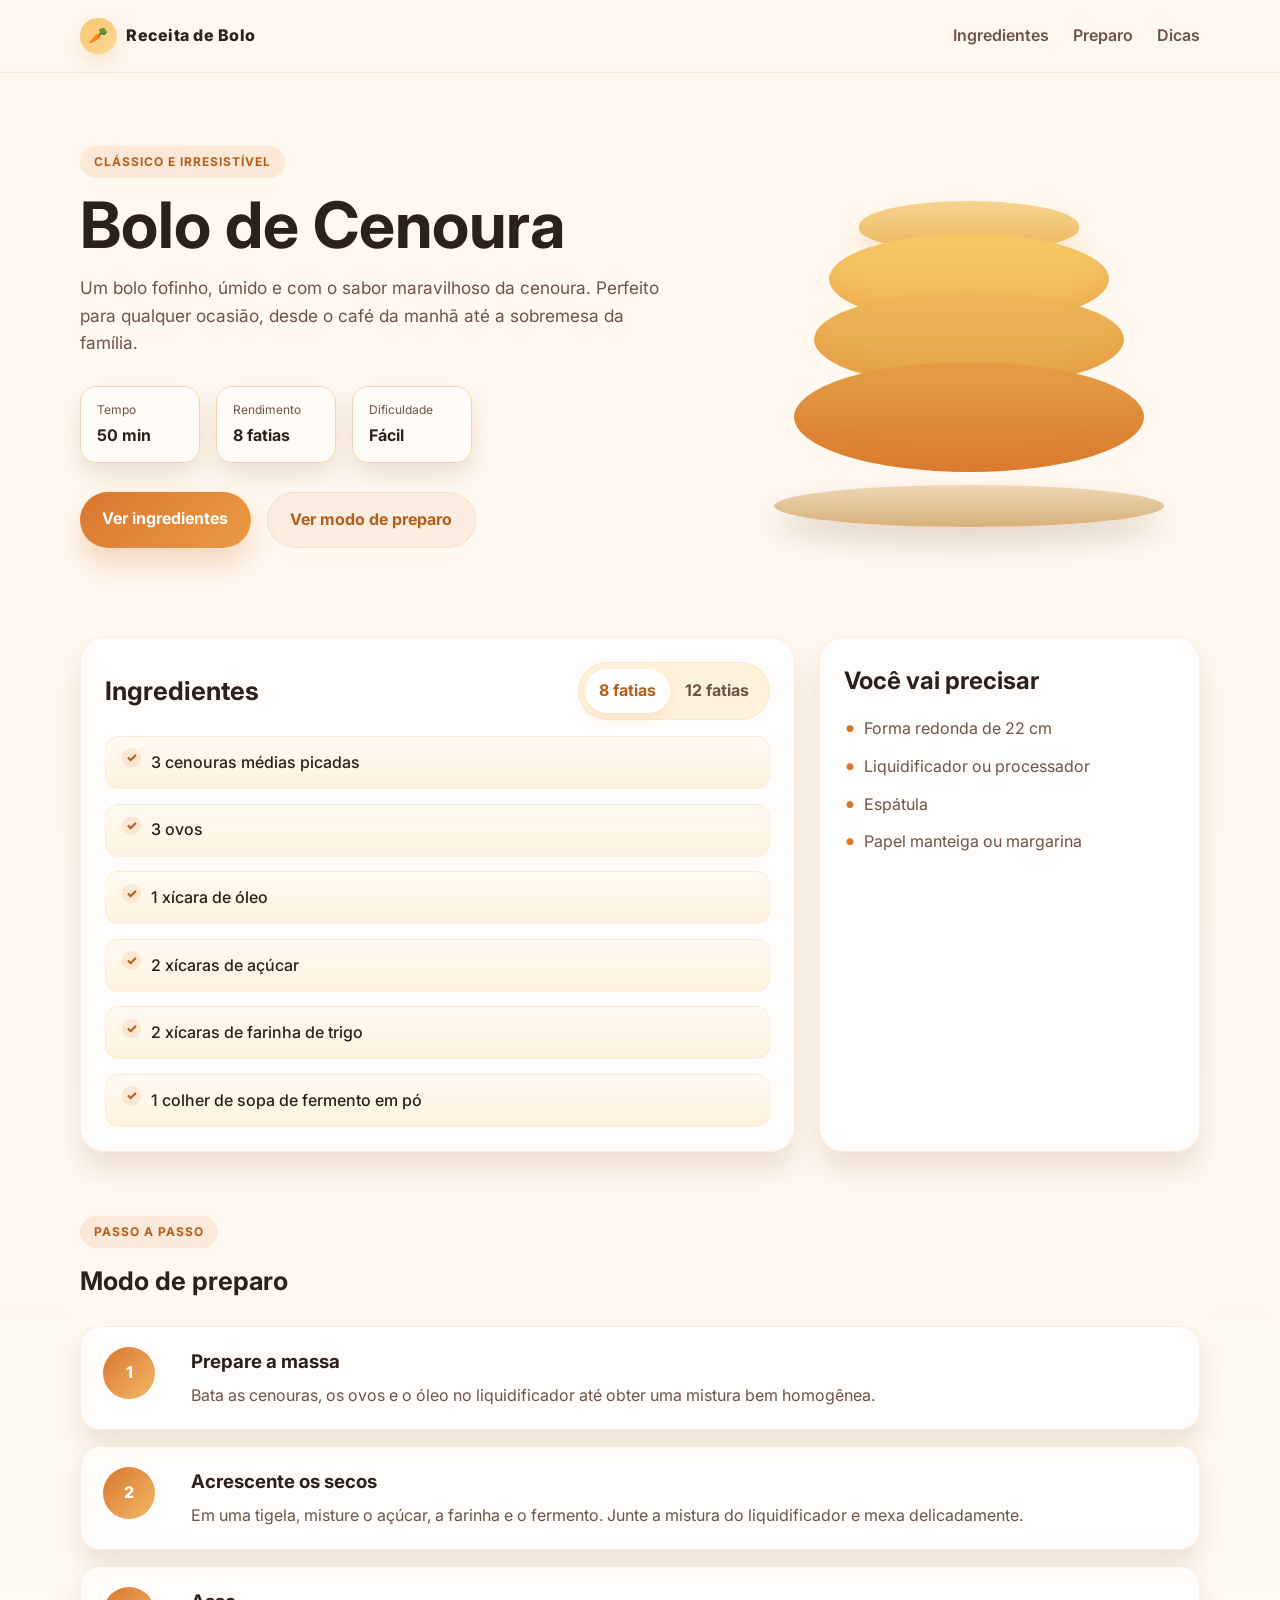
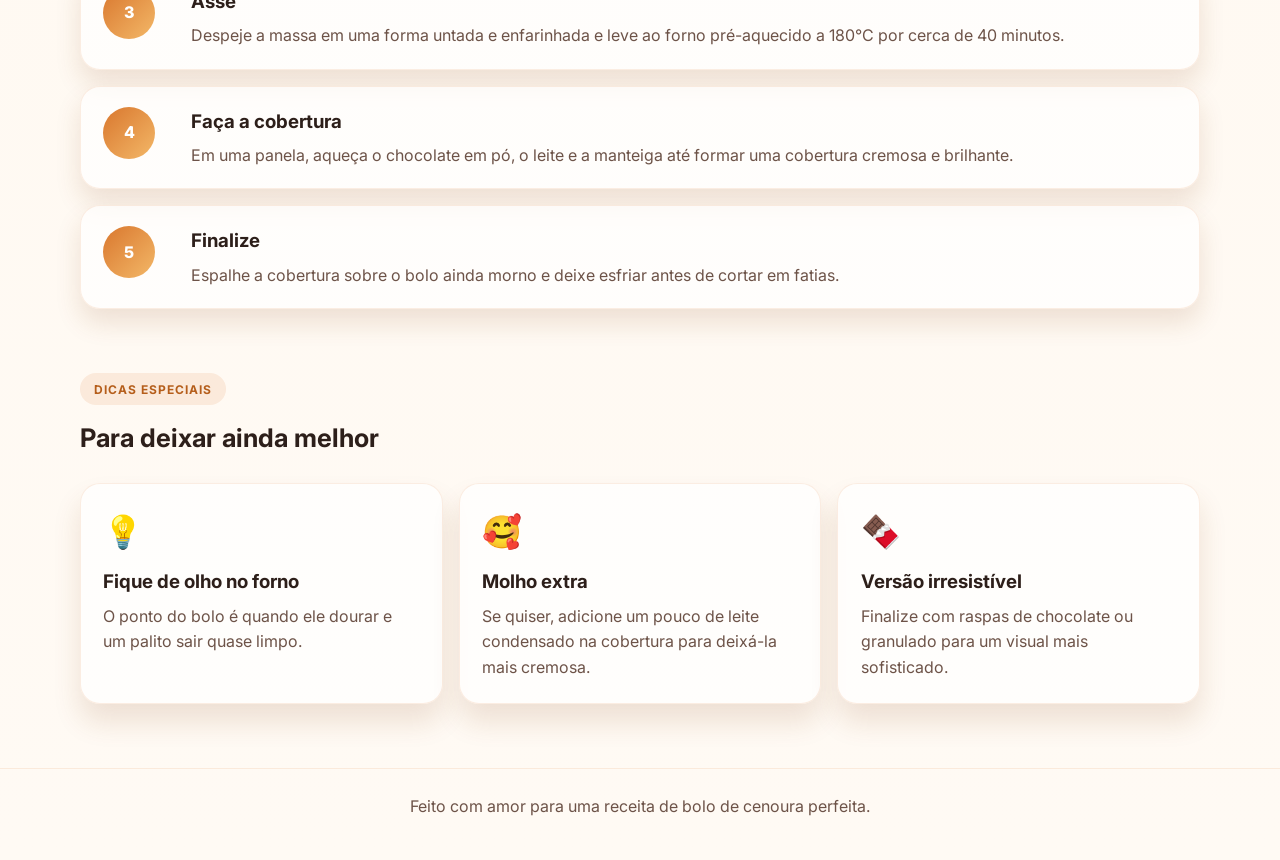
<file: index.html>
<!DOCTYPE html>
<html lang="pt-BR">
  <head>
    <meta charset="UTF-8" />
    <meta name="viewport" content="width=device-width, initial-scale=1.0" />
    <meta
      name="description"
      content="Receita deliciosa de bolo de cenoura com cobertura de chocolate."
    />
    <title>Receita de Bolo de Cenoura</title>
    <link rel="preconnect" href="https://fonts.googleapis.com" />
    <link rel="preconnect" href="https://fonts.gstatic.com" crossorigin />
    <link
      href="https://fonts.googleapis.com/css2?family=Inter:wght@400;500;600;700;800&display=swap"
      rel="stylesheet"
    />
    <link rel="stylesheet" href="style.css" />
  </head>
  <body>
    <header class="site-header">
      <div class="container nav">
        <div class="brand">
          <span class="brand-mark">🥕</span>
          <span>Receita de Bolo</span>
        </div>
        <nav class="menu" aria-label="Menu principal">
          <a href="#ingredientes">Ingredientes</a>
          <a href="#preparo">Preparo</a>
          <a href="#dicas">Dicas</a>
        </nav>
      </div>
    </header>

    <main>
      <section class="hero">
        <div class="container hero-content">
          <div class="hero-text">
            <p class="eyebrow">Clássico e irresistível</p>
            <h1>Bolo de Cenoura</h1>
            <p class="subtitle">
              Um bolo fofinho, úmido e com o sabor maravilhoso da cenoura. Perfeito para
              qualquer ocasião, desde o café da manhã até a sobremesa da família.
            </p>

            <div class="hero-meta">
              <div>
                <span>Tempo</span>
                <strong>50 min</strong>
              </div>
              <div>
                <span>Rendimento</span>
                <strong>8 fatias</strong>
              </div>
              <div>
                <span>Dificuldade</span>
                <strong>Fácil</strong>
              </div>
            </div>

            <div class="hero-actions">
              <a href="#ingredientes" class="btn btn-primary">Ver ingredientes</a>
              <button type="button" class="btn btn-secondary" id="btnScrollPrepare">
                Ver modo de preparo
              </button>
            </div>
          </div>

          <div class="hero-visual" aria-label="Foto de um bolo de cenoura">
            <div class="cake-card">
              <div class="cake-top"></div>
              <div class="cake-layer layer-1"></div>
              <div class="cake-layer layer-2"></div>
              <div class="cake-layer layer-3"></div>
              <div class="cake-plate"></div>
            </div>
          </div>
        </div>
      </section>

      <section class="container recipe-grid">
        <article class="panel" id="ingredientes">
          <div class="panel-header">
            <h2>Ingredientes</h2>
            <div class="servings-control" aria-label="Seleção de porções">
              <button class="portion-btn active" type="button" data-servings="8">8 fatias</button>
              <button class="portion-btn" type="button" data-servings="12">12 fatias</button>
            </div>
          </div>

          <ul class="ingredients-list" id="ingredientsList"></ul>
        </article>

        <aside class="panel info-panel">
          <h2>Você vai precisar</h2>
          <ul class="mini-list">
            <li>Forma redonda de 22 cm</li>
            <li>Liquidificador ou processador</li>
            <li>Espátula</li>
            <li>Papel manteiga ou margarina</li>
          </ul>
        </aside>
      </section>

      <section class="container steps-section" id="preparo">
        <div class="section-heading">
          <p class="eyebrow">Passo a passo</p>
          <h2>Modo de preparo</h2>
        </div>

        <div class="steps-list">
          <article class="step">
            <span class="step-number">1</span>
            <div>
              <h3>Prepare a massa</h3>
              <p>
                Bata as cenouras, os ovos e o óleo no liquidificador até obter uma mistura bem
                homogênea.
              </p>
            </div>
          </article>

          <article class="step">
            <span class="step-number">2</span>
            <div>
              <h3>Acrescente os secos</h3>
              <p>
                Em uma tigela, misture o açúcar, a farinha e o fermento. Junte a mistura do
                liquidificador e mexa delicadamente.
              </p>
            </div>
          </article>

          <article class="step">
            <span class="step-number">3</span>
            <div>
              <h3>Asse</h3>
              <p>
                Despeje a massa em uma forma untada e enfarinhada e leve ao forno pré-aquecido a 180°C
                por cerca de 40 minutos.
              </p>
            </div>
          </article>

          <article class="step">
            <span class="step-number">4</span>
            <div>
              <h3>Faça a cobertura</h3>
              <p>
                Em uma panela, aqueça o chocolate em pó, o leite e a manteiga até formar uma cobertura
                cremosa e brilhante.
              </p>
            </div>
          </article>

          <article class="step">
            <span class="step-number">5</span>
            <div>
              <h3>Finalize</h3>
              <p>
                Espalhe a cobertura sobre o bolo ainda morno e deixe esfriar antes de cortar em fatias.
              </p>
            </div>
          </article>
        </div>
      </section>

      <section class="container tips" id="dicas">
        <div class="section-heading">
          <p class="eyebrow">Dicas especiais</p>
          <h2>Para deixar ainda melhor</h2>
        </div>

        <div class="tips-grid">
          <div class="tip-card">
            <span>💡</span>
            <h3>Fique de olho no forno</h3>
            <p>O ponto do bolo é quando ele dourar e um palito sair quase limpo.</p>
          </div>

          <div class="tip-card">
            <span>🥰</span>
            <h3>Molho extra</h3>
            <p>Se quiser, adicione um pouco de leite condensado na cobertura para deixá-la mais cremosa.</p>
          </div>

          <div class="tip-card">
            <span>🍫</span>
            <h3>Versão irresistível</h3>
            <p>Finalize com raspas de chocolate ou granulado para um visual mais sofisticado.</p>
          </div>
        </div>
      </section>
    </main>

    <footer class="site-footer">
      <div class="container">
        <p>Feito com amor para uma receita de bolo de cenoura perfeita.</p>
      </div>
    </footer>

    <script src="script.js"></script>
  </body>
</html>
</file>
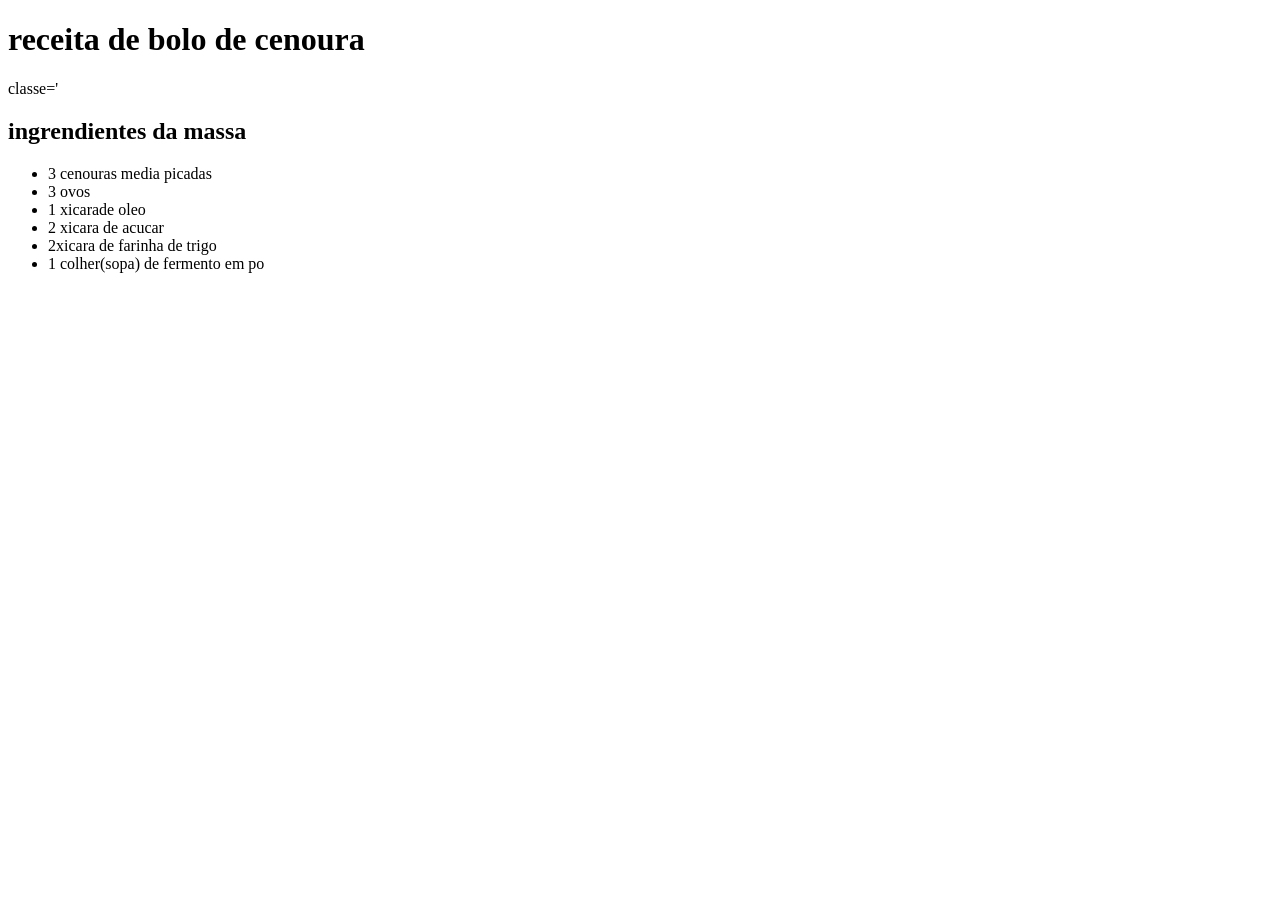
<file: inde.html>
<!DOCTYPE html>
<html lang="pt-br">
<head>
    <meta charset="UTF-8">
    <meta name="viewport" content="width=device-width, initial-scale=1.0">
    <title>receita de bolo</title>
</head>
<body>
 <header>
    <h1>receita de bolo de cenoura</h1> 
</header>
<main> 
 <section class="galeria>"</section>
 
 <div class="containe">
   <section classe=conteudo>
<dive> classe='<card'>
       <h2> ingrendientes da massa</h2>
</dive>
<ul>
    <li>3 cenouras media picadas</li>
    <li>3 ovos</li>
    <li>1 xicarade oleo
    <li>2 xicara de acucar</li>
    <li>2xicara de farinha de trigo</li>
    <li>1 colher(sopa) de fermento em po</li>
    </ul>
</dive>
</section>
</div>

</main>


</body>

</html>
</file>
<file: style.css>
:root {
  --bg: #fff8ef;
  --bg-soft: #fff1d8;
  --card: #fffefb;
  --primary: #d9772e;
  --primary-dark: #b55e1b;
  --secondary: #f6c76b;
  --text: #2d1f1a;
  --muted: #6d5348;
  --line: #f2d6b4;
  --shadow: rgba(136, 73, 20, 0.14);
}

* {
  box-sizing: border-box;
  margin: 0;
  padding: 0;
}

html {
  scroll-behavior: smooth;
}

body {
  font-family: "Inter", sans-serif;
  background: linear-gradient(180deg, #fff8ef 0%, #fffaf4 100%);
  color: var(--text);
  line-height: 1.6;
}

img {
  max-width: 100%;
  display: block;
}

a {
  color: inherit;
  text-decoration: none;
}

button {
  font: inherit;
}

.container {
  width: min(1120px, calc(100% - 2rem));
  margin: 0 auto;
}

.site-header {
  position: sticky;
  top: 0;
  z-index: 20;
  backdrop-filter: blur(10px);
  background: rgba(255, 248, 239, 0.8);
  border-bottom: 1px solid rgba(217, 119, 46, 0.12);
}

.nav {
  display: flex;
  align-items: center;
  justify-content: space-between;
  min-height: 72px;
}

.brand {
  display: inline-flex;
  align-items: center;
  gap: 0.6rem;
  font-weight: 800;
  letter-spacing: 0.03em;
}

.brand-mark {
  display: inline-grid;
  place-items: center;
  width: 2.3rem;
  height: 2.3rem;
  border-radius: 50%;
  background: linear-gradient(135deg, var(--secondary), #ffd89a);
  box-shadow: 0 10px 20px rgba(217, 119, 46, 0.15);
}

.menu {
  display: flex;
  align-items: center;
  gap: 1.5rem;
  font-weight: 600;
  color: var(--muted);
}

.menu a {
  transition: color 0.2s ease;
}

.menu a:hover {
  color: var(--primary-dark);
}

.hero {
  padding: 4rem 0 3rem;
}

.hero-content {
  display: grid;
  grid-template-columns: 1.15fr 0.85fr;
  gap: 2rem;
  align-items: center;
}

.eyebrow {
  display: inline-block;
  margin-bottom: 0.8rem;
  padding: 0.4rem 0.9rem;
  border-radius: 999px;
  background: rgba(217, 119, 46, 0.12);
  color: var(--primary-dark);
  font-size: 0.75rem;
  font-weight: 700;
  letter-spacing: 0.08em;
  text-transform: uppercase;
}

.hero-text h1 {
  font-size: clamp(2.5rem, 5vw, 4.5rem);
  line-height: 1.05;
  margin-bottom: 1rem;
}

.subtitle {
  max-width: 600px;
  font-size: 1.08rem;
  color: var(--muted);
}

.hero-meta {
  display: flex;
  flex-wrap: wrap;
  gap: 1rem;
  margin: 1.8rem 0;
}

.hero-meta div {
  min-width: 120px;
  padding: 0.85rem 1rem;
  border: 1px solid var(--line);
  border-radius: 16px;
  background: rgba(255, 255, 255, 0.5);
  box-shadow: 0 12px 24px var(--shadow);
}

.hero-meta span {
  display: block;
  color: var(--muted);
  font-size: 0.75rem;
  margin-bottom: 0.2rem;
}

.hero-meta strong {
  font-size: 1rem;
}

.hero-actions {
  display: flex;
  flex-wrap: wrap;
  gap: 1rem;
}

.btn {
  border: none;
  border-radius: 999px;
  padding: 0.9rem 1.4rem;
  font-weight: 700;
  cursor: pointer;
  transition: transform 0.2s ease, box-shadow 0.2s ease;
}

.btn:hover {
  transform: translateY(-2px);
}

.btn-primary {
  background: linear-gradient(135deg, var(--primary), #ea9a46);
  color: white;
  box-shadow: 0 16px 28px rgba(217, 119, 46, 0.26);
}

.btn-secondary {
  background: rgba(217, 119, 46, 0.08);
  color: var(--primary-dark);
  border: 1px solid rgba(217, 119, 46, 0.15);
}

.hero-visual {
  display: flex;
  justify-content: center;
}

.cake-card {
  position: relative;
  width: min(100%, 430px);
  min-height: 420px;
  display: grid;
  place-items: center;
}

.cake-top {
  position: absolute;
  top: 64px;
  width: 220px;
  height: 50px;
  border-radius: 50% 50% 45% 45%;
  background: linear-gradient(180deg, #f7d38f, #edb75e);
  box-shadow: 0 18px 30px rgba(233, 152, 62, 0.26);
}

.cake-layer {
  position: absolute;
  border-radius: 50%;
  box-shadow: inset 0 -10px 18px rgba(233, 126, 44, 0.18);
}

.layer-1 {
  top: 97px;
  width: 280px;
  height: 90px;
  background: linear-gradient(180deg, #f7c967, #edb556);
}

.layer-2 {
  top: 155px;
  width: 310px;
  height: 95px;
  background: linear-gradient(180deg, #efb85a, #e5a348);
}

.layer-3 {
  top: 225px;
  width: 350px;
  height: 110px;
  background: linear-gradient(180deg, #e59f46, #d87a30);
}

.cake-plate {
  position: absolute;
  bottom: 30px;
  width: 390px;
  height: 42px;
  border-radius: 50%;
  background: linear-gradient(180deg, #edd7b6, #d8b07a);
  box-shadow: 0 16px 30px rgba(114, 73, 38, 0.2);
}

.recipe-grid {
  display: grid;
  grid-template-columns: 1.5fr 0.8fr;
  gap: 1.5rem;
  margin-top: 2rem;
}

.panel {
  background: rgba(255, 255, 255, 0.7);
  border: 1px solid rgba(217, 119, 46, 0.12);
  border-radius: 24px;
  padding: 1.5rem;
  box-shadow: 0 18px 28px var(--shadow);
}

.panel-header {
  display: flex;
  align-items: center;
  justify-content: space-between;
  gap: 1rem;
  margin-bottom: 1rem;
}

.panel-header h2,
.section-heading h2 {
  font-size: clamp(1.6rem, 2vw, 2.2rem);
}

.servings-control {
  display: inline-flex;
  padding: 0.35rem;
  border-radius: 999px;
  background: #fff2db;
  border: 1px solid rgba(217, 119, 46, 0.08);
}

.portion-btn {
  border: none;
  background: transparent;
  color: var(--muted);
  padding: 0.6rem 0.9rem;
  border-radius: 999px;
  cursor: pointer;
  transition: all 0.2s ease;
  font-weight: 700;
}

.portion-btn.active {
  background: white;
  color: var(--primary-dark);
  box-shadow: 0 4px 12px rgba(217, 119, 46, 0.12);
}

.ingredients-list {
  list-style: none;
  display: grid;
  gap: 0.9rem;
}

.ingredients-list li {
  position: relative;
  padding: 0.8rem 1rem 0.8rem 2.8rem;
  border-radius: 14px;
  background: linear-gradient(180deg, #fffaf2, #fff3df);
  border: 1px solid rgba(217, 119, 46, 0.08);
  color: var(--text);
  font-weight: 500;
}

.ingredients-list li::before {
  content: "✓";
  position: absolute;
  left: 1rem;
  top: 0.72rem;
  width: 1.2rem;
  height: 1.2rem;
  border-radius: 50%;
  background: rgba(217, 119, 46, 0.12);
  color: var(--primary-dark);
  display: grid;
  place-items: center;
  font-size: 0.8rem;
  font-weight: 800;
}

.info-panel h2 {
  margin-bottom: 1rem;
}

.mini-list {
  list-style: none;
  display: grid;
  gap: 0.75rem;
  color: var(--muted);
}

.mini-list li {
  padding-left: 1.25rem;
  position: relative;
}

.mini-list li::before {
  content: "•";
  position: absolute;
  left: 0;
  color: var(--primary);
  font-size: 1.4rem;
  line-height: 1;
}

.steps-section,
.tips {
  padding-top: 4rem;
}

.section-heading {
  margin-bottom: 1.5rem;
}

.steps-list {
  display: grid;
  gap: 1rem;
}

.step {
  display: grid;
  grid-template-columns: 72px 1fr;
  gap: 1rem;
  align-items: start;
  padding: 1.25rem 1.4rem;
  border-radius: 20px;
  background: rgba(255, 255, 255, 0.7);
  border: 1px solid rgba(217, 119, 46, 0.12);
  box-shadow: 0 14px 26px var(--shadow);
}

.step-number {
  display: grid;
  place-items: center;
  width: 52px;
  height: 52px;
  border-radius: 50%;
  background: linear-gradient(135deg, var(--primary), #f3b868);
  color: white;
  font-weight: 800;
}

.step h3,
.tip-card h3 {
  margin-bottom: 0.4rem;
}

.step p,
.tip-card p {
  color: var(--muted);
}

.tips-grid {
  display: grid;
  grid-template-columns: repeat(3, minmax(0, 1fr));
  gap: 1rem;
}

.tip-card {
  padding: 1.4rem;
  border: 1px solid rgba(217, 119, 46, 0.12);
  border-radius: 20px;
  background: rgba(255, 255, 255, 0.7);
  box-shadow: 0 18px 28px var(--shadow);
}

.tip-card span {
  display: inline-block;
  font-size: 2rem;
  margin-bottom: 0.6rem;
}

.site-footer {
  margin-top: 4rem;
  padding: 1.6rem 0 2.5rem;
  text-align: center;
  color: var(--muted);
  border-top: 1px solid rgba(217, 119, 46, 0.12);
}

@media (max-width: 860px) {
  .hero-content,
  .recipe-grid,
  .tips-grid {
    grid-template-columns: 1fr;
  }

  .menu {
    display: none;
  }

  .hero {
    padding-top: 2.5rem;
  }
}

@media (max-width: 520px) {
  .nav {
    justify-content: center;
  }

  .brand {
    font-size: 0.92rem;
  }

  .panel-header {
    flex-direction: column;
    align-items: flex-start;
  }

  .hero-actions {
    flex-direction: column;
  }

  .btn {
    width: 100%;
    text-align: center;
  }
}
</file>
